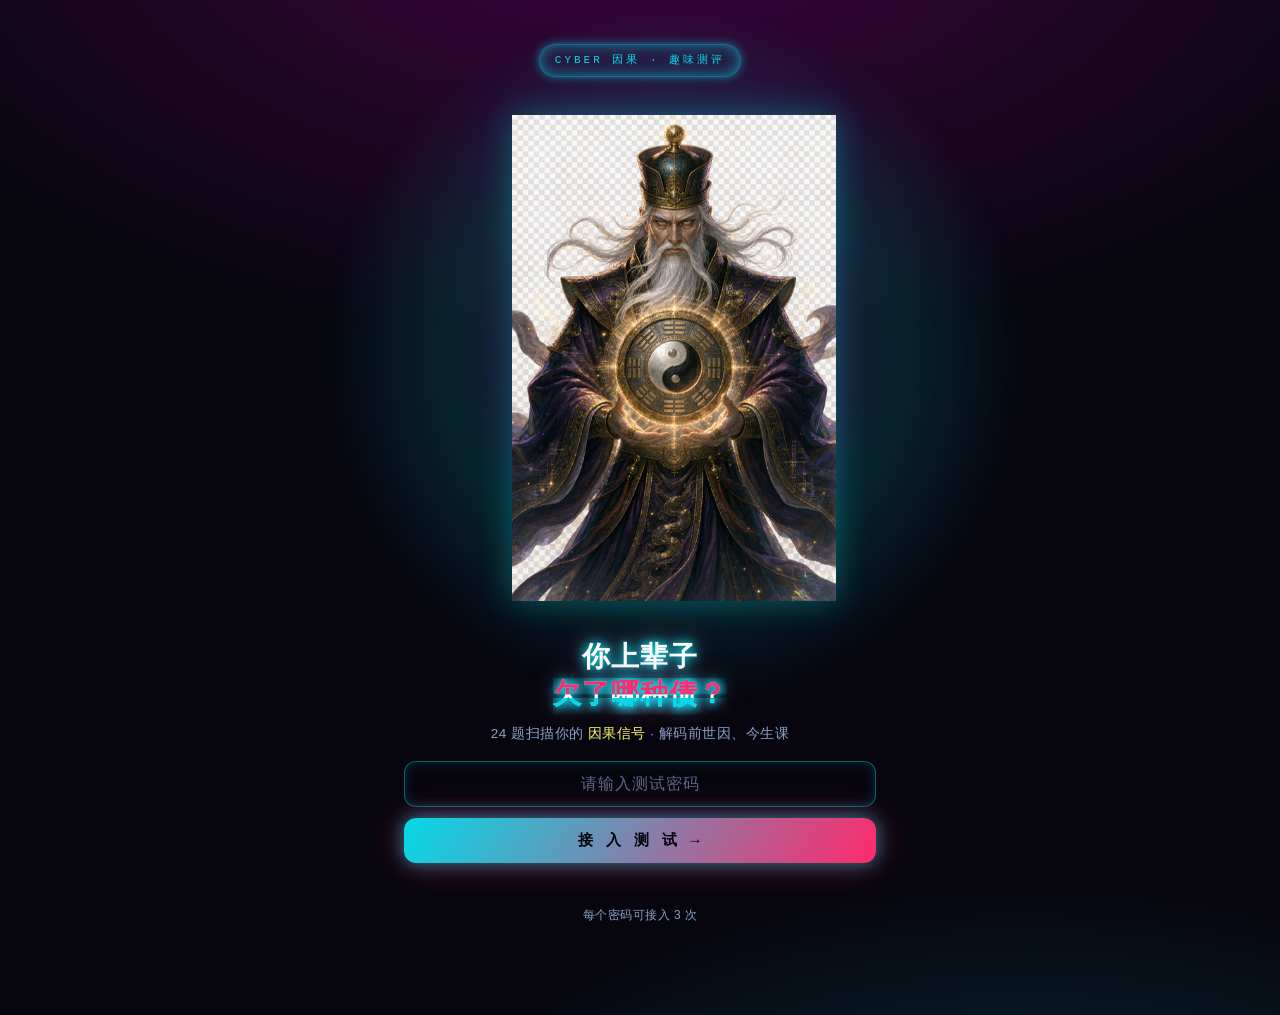
<file: public/index.html>
<!DOCTYPE html>
<html lang="zh-CN">
<head>
<meta charset="UTF-8" />
<meta name="viewport" content="width=device-width, initial-scale=1.0, maximum-scale=1.0, user-scalable=no, viewport-fit=cover" />
<title>你上辈子欠了哪种债？｜赛博因果测评</title>
<link rel="stylesheet" href="style.css" />
</head>
<body>
<div class="wrap">

  <!-- 密码门禁 + 封面 -->
  <section class="screen active" id="gate">
    <div class="cover">
      <span class="badge">CYBER 因果 · 趣味测评</span>
      <div class="cover-avatar" id="coverAvatar"></div>
      <h1>你上辈子<br/><span class="glitch" data-t="欠了哪种债？">欠了哪种债？</span></h1>
      <div class="sub">24 题扫描你的 <span class="hl">因果信号</span> · 解码前世因、今生课</div>
      <input id="pwInput" type="text" inputmode="text" autocomplete="off" placeholder="请输入测试密码" />
      <button class="btn" id="unlockBtn">接 入 测 试 →</button>
      <div class="err" id="pwErr"></div>
      <div class="gate-note">每个密码可接入 3 次</div>
    </div>
  </section>

  <!-- 答题 -->
  <section class="screen" id="quiz">
    <div class="quiz-guide">
      <div class="mini-avatar" id="guideAvatar"></div>
      <div class="guide-txt">
        <b>NEON · AI 占卜师</b>
        <span>正在扫描你的因果信号，请如实回应</span>
      </div>
    </div>
    <div class="progress"><i id="bar"></i></div>
    <div class="qcount" id="qcount"></div>
    <div class="qtext" id="qtext"></div>
    <div id="opts"></div>
    <div class="nav">
      <button class="btn ghost" id="prevBtn" onclick="prevQ()">上一题</button>
      <button class="btn" id="nextBtn" onclick="nextQ()">下一题</button>
    </div>
  </section>

  <!-- 结果 -->
  <section class="screen result" id="result"></section>

</div>

<!-- 好评有礼弹窗 -->
<div class="modal-mask" id="reviewModal">
  <div class="modal">
    <div class="modal-emoji">🎁</div>
    <h3>好评有礼</h3>
    <p>亲，店铺好评后，<b>请联系客服并发送好评截图</b>，即可获得 <b>1 元返现</b> 哦～</p>
    <p class="modal-sub">感谢你的支持，你的每一句评价都是我们继续做好玩测评的动力 ❤</p>
    <button class="btn" onclick="closeReview()">知道啦</button>
  </div>
</div>

<!-- 长图保存弹窗（移动端可长按保存） -->
<div class="modal-mask" id="imgModal">
  <div class="modal img-modal">
    <h3>长按图片保存到相册</h3>
    <div class="img-box"><img id="imgPreview" alt="测评结果长图" /></div>
    <div class="modal-btns">
      <button class="btn ghost" id="dlBtn">下载到电脑</button>
      <button class="btn" onclick="closeImg()">完成</button>
    </div>
  </div>
</div>

<!-- 轻提示 -->
<div class="toast" id="toast"></div>

<script src="config.js"></script>
<script src="app.js"></script>
</body>
</html>
</file>
<file: public/style.css>
:root{
  --bg:#07060f;
  --bg2:#0d0221;
  --cyan:#05d9e8;
  --pink:#ff2a6d;
  --yellow:#f9f871;
  --purple:#d300c5;
  --green:#39ff14;
  --txt:#e8f7ff;
  --sub:#8aa0c8;
  --card:rgba(13,8,32,.72);
  --line:rgba(5,217,232,.45);
  --glow-cyan:rgba(5,217,232,.55);
  --glow-pink:rgba(255,42,109,.45);
  --font-disp:"Orbitron","Rajdhani","Share Tech Mono",ui-monospace,"Courier New",monospace;
  --font-body:-apple-system,"PingFang SC","Microsoft YaHei","Noto Sans SC",sans-serif;
}
*{box-sizing:border-box;-webkit-tap-highlight-color:transparent;}
html,body{margin:0;padding:0;background:var(--bg);}
body{
  font-family:var(--font-body);
  color:var(--txt); min-height:100vh; line-height:1.7;
  background:
    radial-gradient(120% 80% at 50% -10%, rgba(211,0,197,.28) 0%, rgba(211,0,197,0) 55%),
    radial-gradient(90% 60% at 80% 120%, rgba(5,217,232,.20) 0%, rgba(5,217,232,0) 55%),
    var(--bg);
  overflow-x:hidden;
}
/* 赛博网格地平线 */
body::before{
  content:""; position:fixed; inset:0; z-index:-2;
  background-image:
    linear-gradient(rgba(5,217,232,.10) 1px, transparent 1px),
    linear-gradient(90deg, rgba(255,42,109,.07) 1px, transparent 1px);
  background-size:42px 42px;
  -webkit-mask:linear-gradient(transparent, #000 28%, #000 72%, transparent);
  mask:linear-gradient(transparent, #000 28%, #000 72%, transparent);
}
/* 扫描线 overlay */
body::after{
  content:""; position:fixed; inset:0; z-index:-1; pointer-events:none;
  background:repeating-linear-gradient(0deg, rgba(0,0,0,.10) 0 2px, transparent 2px 4px);
  opacity:.55; animation:scanmove 9s linear infinite;
}
@keyframes scanmove{from{background-position:0 0}to{background-position:0 120px}}

.wrap{max-width:520px;margin:0 auto;padding:24px 18px 70px;position:relative;z-index:1;}
.screen{display:none;}
.screen.active{display:block;animation:fade .45s ease;}
@keyframes fade{from{opacity:0;transform:translateY(14px);}to{opacity:1;transform:none;}}

/* ============ 动态赛博角色 ============ */
.cyber-avatar{display:block;filter:drop-shadow(0 0 14px var(--c,var(--cyan)));overflow:visible;}
.cyber-avatar .float{animation:floaty 4.5s ease-in-out infinite;transform-origin:center;}
@keyframes floaty{0%,100%{transform:translateY(0)}50%{transform:translateY(-7px)}}
.cyber-avatar .halo{stroke-dasharray:7 11;animation:spin 22s linear infinite;transform-origin:center;opacity:.85;}
.cyber-avatar .halo2{stroke-dasharray:3 14;animation:spin 14s linear infinite reverse;transform-origin:center;opacity:.6;}
@keyframes spin{to{transform:rotate(360deg)}}
.cyber-avatar .eye{animation:eyepulse 2.4s ease-in-out infinite;transform-origin:center;}
@keyframes eyepulse{0%,100%{opacity:.65}50%{opacity:1}}
.cyber-avatar .scan{animation:scanline 3.2s linear infinite;}
@keyframes scanline{0%{transform:translateY(-46px);opacity:0}20%{opacity:.9}80%{opacity:.9}100%{transform:translateY(46px);opacity:0}}
.cyber-avatar .node{animation:nodepulse 2s ease-in-out infinite;}
@keyframes nodepulse{0%,100%{opacity:.3}50%{opacity:1}}
.cyber-particles{animation:floaty 6s ease-in-out infinite;}

/* ============ 封面 / 门禁 ============ */
.cover{text-align:center;padding:20px 6px;
  min-height:calc(100vh - 94px);
  min-height:calc(100dvh - 94px);
  display:flex;flex-direction:column;justify-content:center;align-items:center;}
.badge{display:inline-block;border:1px solid var(--line);border-radius:999px;
  padding:6px 15px;font-family:var(--font-disp);font-size:11px;letter-spacing:3px;
  color:var(--cyan);margin-bottom:9px;background:rgba(5,217,232,.06);
  box-shadow:0 0 14px var(--glow-cyan) inset, 0 0 10px var(--glow-cyan);}
/* 沉浸式视频：无边框/描边/间距，边缘羽化无缝融入背景，背后柔光突出
   容器整体放大，让人物在画面中更大、成为视觉焦点（人物在 768 帧内已占约 86%，
   故放大靠“屏幕上放大容器”实现，保证人物 100% 完整、不被裁切） */
.cover-avatar{
  position:relative; margin:2px auto 10px;
  width:min(92vw, 540px, 68vh); height:min(92vw, 540px, 68vh);
  display:flex; align-items:center; justify-content:center;
}
.cover-avatar::before{content:""; position:absolute; inset:-14%; z-index:-1; pointer-events:none;
  background:radial-gradient(circle at 50% 50%, rgba(211,0,197,.32), rgba(5,217,232,.14) 46%, transparent 72%);
  filter:blur(8px); animation:ftGlow 4.6s ease-in-out infinite;}
/* 人物始终在动的浮动动效：即便浏览器拦截视频自动播放，角色也会柔和上下浮动 +
   背后光晕呼吸，保证“动效不消失” */
.cover-avatar .ft-video{ animation:ftFloat 4.6s ease-in-out infinite; will-change:transform;}
.result-avatar .ft-video{ animation:ftFloat 4.6s ease-in-out infinite; will-change:transform;}
@keyframes ftFloat{0%,100%{transform:translateY(0)} 50%{transform:translateY(-9px)}}
@keyframes ftGlow{0%,100%{opacity:.8;transform:scale(1)} 50%{opacity:1;transform:scale(1.07)}}
/* 像素级羽化遮罩：ft-mask.png 由 feather_blend.py 生成
   （四边均匀羽化 + 径向渐晕，最外圈 alpha 严格为 0，无硬边/无白黑描边）
   遮罩图 RGB 全白 + alpha 渐变，因此 alpha / luminance 两种模式结果一致 */
.ft-video{
  display:block; width:100%; height:100%;
  object-fit:contain; border:none; outline:none; box-shadow:none;
  border-radius:0; margin:0; padding:0; background:transparent;
  -webkit-mask-image:url("ft-mask.png"); mask-image:url("ft-mask.png");
  -webkit-mask-size:100% 100%; mask-size:100% 100%;
  -webkit-mask-repeat:no-repeat; mask-repeat:no-repeat;
  -webkit-mask-position:center; mask-position:center;
  -webkit-mask-mode:alpha; mask-mode:alpha;
  pointer-events:none;}
/* 内联 SVG 算命先生：矢量、即时渲染、天然透明，替代体积大且易失效的视频 */
.cover-avatar .ft-fig, .result-avatar .ft-fig{
  width:90%; height:90%; object-fit:contain;
  animation:ftFloat 4.6s ease-in-out infinite; will-change:transform;
  filter:drop-shadow(0 0 16px rgba(5,217,232,.35));}
.mini-avatar .ft-fig{ width:100%; height:100%; object-fit:contain; }
/* poster 同样走羽化，避免视频加载前出现方形硬边 */
.ft-poster{
  -webkit-mask-image:url("ft-mask.png"); mask-image:url("ft-mask.png");
  -webkit-mask-size:100% 100%; mask-size:100% 100%;
  -webkit-mask-repeat:no-repeat; mask-repeat:no-repeat;
  -webkit-mask-mode:alpha; mask-mode:alpha;
  pointer-events:none;}
h1{font-family:var(--font-disp);font-size:28px;line-height:1.32;margin:3px 0 8px;
  color:#fff;letter-spacing:1px;position:relative;
  text-shadow:0 0 8px var(--cyan),0 0 18px var(--cyan),0 0 30px rgba(255,42,109,.5);}
h1 .glitch{position:relative;display:inline-block;}
h1 .glitch::before,h1 .glitch::after{
  content:attr(data-t);position:absolute;left:0;top:0;width:100%;overflow:hidden;}
h1 .glitch::before{color:var(--pink);animation:glitchA 3s infinite linear alternate;clip-path:inset(0 0 55% 0);}
h1 .glitch::after{color:var(--cyan);animation:glitchB 2.4s infinite linear alternate;clip-path:inset(55% 0 0 0);}
@keyframes glitchA{0%{transform:translate(0,0)}20%{transform:translate(-2px,1px)}40%{transform:translate(2px,-1px)}60%{transform:translate(-1px,0)}100%{transform:translate(1px,1px)}}
@keyframes glitchB{0%{transform:translate(0,0)}25%{transform:translate(2px,-1px)}55%{transform:translate(-2px,1px)}100%{transform:translate(-1px,0)}}
.sub{color:var(--sub);font-size:13.5px;margin-bottom:15px;letter-spacing:.5px;}
.sub .hl{color:var(--yellow);}
#pwInput{width:100%;padding:13px 16px;border-radius:12px;border:1px solid var(--line);
  background:rgba(7,6,15,.7);color:var(--txt);font-size:16px;text-align:center;margin-bottom:11px;
  outline:none;font-family:var(--font-body);letter-spacing:1px;
  box-shadow:0 0 12px rgba(5,217,232,.18) inset;}
#pwInput:focus{border-color:var(--cyan);box-shadow:0 0 18px var(--glow-cyan) inset,0 0 10px var(--glow-cyan);}
#pwInput::placeholder{color:#5b6a8c;}
.btn{display:block;width:100%;border:none;border-radius:12px;padding:13px;
  font-family:var(--font-disp);font-size:15px;font-weight:700;letter-spacing:2px;color:#04030a;cursor:pointer;
  background:linear-gradient(120deg,var(--cyan) 0%,var(--pink) 100%);
  box-shadow:0 0 18px var(--glow-cyan),0 0 34px var(--glow-pink);
  transition:transform .12s,box-shadow .12s;}
.btn:hover{box-shadow:0 0 26px var(--glow-cyan),0 0 50px var(--glow-pink);}
.btn:active{transform:translateY(2px) scale(.99);}
.btn.ghost{background:transparent;color:var(--cyan);border:1px solid var(--line);
  box-shadow:0 0 12px rgba(5,217,232,.25) inset;font-family:var(--font-body);font-weight:600;flex:1;margin:0;letter-spacing:1px;}
.btn.ghost:active{background:rgba(5,217,232,.08);}
.err{color:var(--pink);font-size:13px;min-height:20px;margin-top:8px;text-shadow:0 0 8px rgba(255,42,109,.6);}
.gate-note{color:var(--sub);font-size:12px;margin-top:14px;letter-spacing:.5px;}

/* ============ 答题 ============ */
.quiz-guide{display:flex;align-items:center;gap:12px;margin-bottom:16px;
  padding:10px 12px;border:1px solid var(--line);border-radius:14px;
  background:linear-gradient(120deg,rgba(5,217,232,.08),rgba(255,42,109,.06));
  box-shadow:0 0 14px rgba(5,217,232,.15) inset;}
/* 正方形容器，确保 768×768 的羽化遮罩不被拉伸变形 */
.quiz-guide .mini-avatar{width:48px;height:48px;flex:0 0 auto;}
/* 小头像用更窄的羽化遮罩，避免 46px 下人物被羽化吃掉 */
.quiz-guide .mini-avatar .ft-fig{ width:100%; height:100%; object-fit:contain; }
.quiz-guide .guide-txt b{font-family:var(--font-disp);color:var(--cyan);font-size:12px;letter-spacing:2px;display:block;}
.quiz-guide .guide-txt span{font-size:12.5px;color:var(--sub);}
.progress{height:6px;background:rgba(255,255,255,.07);border-radius:99px;overflow:hidden;margin-bottom:10px;
  box-shadow:0 0 8px rgba(5,217,232,.2) inset;}
.progress > i{display:block;height:100%;width:0;border-radius:99px;
  background:linear-gradient(90deg,var(--cyan),var(--pink));
  box-shadow:0 0 10px var(--cyan);transition:width .35s;}
.qcount{font-family:var(--font-disp);font-size:12px;color:var(--cyan);margin-bottom:6px;letter-spacing:2px;}
.qtext{font-size:18.5px;line-height:1.6;margin:6px 0 18px;font-weight:600;color:#fff;}
.q-tag{display:inline-block;font-family:var(--font-disp);font-size:10px;letter-spacing:2px;
  padding:3px 9px;border-radius:6px;margin-bottom:8px;border:1px solid var(--line);color:var(--yellow);}
.opt{display:block;width:100%;text-align:left;background:rgba(13,8,32,.7);
  border:1px solid var(--line);color:var(--txt);border-radius:12px;
  padding:15px 16px;margin-bottom:11px;font-size:15px;cursor:pointer;transition:.18s;
  position:relative;overflow:hidden;}
.opt::before{content:"";position:absolute;left:0;top:0;bottom:0;width:3px;background:var(--cyan);opacity:0;transition:.18s;}
.opt:active{transform:scale(.99);}
.opt.sel{border-color:var(--cyan);color:#fff;
  background:linear-gradient(120deg,rgba(5,217,232,.18),rgba(255,42,109,.10));
  box-shadow:0 0 16px rgba(5,217,232,.35);}
.opt.sel::before{opacity:1;box-shadow:0 0 10px var(--cyan);}
.nav{display:flex;gap:12px;margin-top:14px;}

/* ============ 结果 ============ */
.result h2{font-family:var(--font-disp);text-align:center;font-size:24px;
  color:#fff;margin:4px 0 2px;letter-spacing:1px;
  text-shadow:0 0 10px var(--cyan),0 0 22px rgba(255,42,109,.5);}
.result .ptag{text-align:center;font-size:13px;color:var(--sub);margin-bottom:14px;letter-spacing:1px;}
.result-avatar{
  position:relative; margin:0 auto 12px;
  width:min(68vw, 300px, 44vh); height:min(68vw, 300px, 44vh);
  display:flex; align-items:center; justify-content:center;
}
.result-avatar::before{content:""; position:absolute; inset:-12%; z-index:-1; pointer-events:none;
  background:radial-gradient(circle at 50% 50%, rgba(255,42,109,.26), rgba(5,217,232,.12) 48%, transparent 72%);
  filter:blur(8px);}
.panel{background:var(--card);border:1px solid var(--line);border-radius:14px;
  padding:16px;margin-bottom:14px;position:relative;
  box-shadow:0 0 14px rgba(5,217,232,.10) inset;}
.panel h3{font-family:var(--font-disp);font-size:13px;color:var(--cyan);margin:0 0 9px;
  letter-spacing:2px;border-left:3px solid var(--pink);padding-left:10px;text-shadow:0 0 8px var(--glow-cyan);}
.panel p{margin:0;font-size:14.5px;color:var(--txt);}
.bars .row{margin-bottom:10px;}
.bars .lab{display:flex;justify-content:space-between;font-size:13px;color:var(--sub);margin-bottom:5px;}
.bars .lab b{color:var(--yellow);font-family:var(--font-disp);}
.track{height:9px;background:rgba(255,255,255,.08);border-radius:99px;overflow:hidden;}
.track > i{display:block;height:100%;border-radius:99px;
  background:linear-gradient(90deg,var(--cyan),var(--pink));box-shadow:0 0 10px var(--cyan);}
.combo{text-align:center;font-size:14.5px;color:var(--yellow);
  background:linear-gradient(120deg,rgba(5,217,232,.08),rgba(211,0,197,.08));
  border:1px dashed var(--line);border-radius:14px;padding:13px;margin-bottom:14px;letter-spacing:.5px;}
.quote{font-family:var(--font-disp);font-size:15px;line-height:1.8;color:#fff;
  text-align:center;padding:18px 10px;border-top:1px solid var(--line);border-bottom:1px solid var(--line);
  margin:6px 0 18px;letter-spacing:.5px;
  text-shadow:0 0 10px rgba(255,42,109,.6);}

/* 结果页操作按钮 */
.actions{display:grid;grid-template-columns:1fr 1fr;gap:12px;margin:6px 0 18px;}
.actions .btn{grid-column:span 1;padding:14px;font-size:13.5px;letter-spacing:1px;}
.actions .full{grid-column:1 / -1;}

/* ============ 弹窗 ============ */
.modal-mask{display:none;position:fixed;inset:0;background:rgba(3,2,10,.72);
  z-index:50;align-items:center;justify-content:center;padding:24px;backdrop-filter:blur(4px);}
.modal-mask.active{display:flex;animation:fade .3s ease;}
.modal{background:linear-gradient(160deg,#160a2e,#0a0418);border:1px solid var(--cyan);
  border-radius:16px;padding:24px 20px;max-width:340px;text-align:center;width:100%;
  box-shadow:0 0 26px var(--glow-cyan),0 0 60px var(--glow-pink);position:relative;overflow:hidden;}
.modal::before{content:"";position:absolute;inset:0;pointer-events:none;
  background:repeating-linear-gradient(0deg,rgba(5,217,232,.05) 0 2px,transparent 2px 4px);}
.modal h3{font-family:var(--font-disp);color:#fff;font-size:20px;margin:0 0 12px;letter-spacing:2px;
  text-shadow:0 0 10px var(--cyan);}
.modal p{font-size:14px;color:var(--txt);margin:0 0 10px;position:relative;}
.modal p b{color:var(--yellow);}
.modal-sub{color:var(--sub);font-size:12.5px;}
.modal-emoji{font-size:40px;margin-bottom:6px;}
.modal-btns{display:flex;gap:12px;margin-top:14px;}
.modal-btns .btn{padding:13px;font-size:14px;}
.img-modal{max-width:380px;}
.img-box{max-height:56vh;overflow:auto;border-radius:12px;margin:6px 0 4px;background:#000;border:1px solid var(--line);}
.img-box img{width:100%;display:block;}
.modal-btns .full{grid-column:1 / -1;}

/* ============ 轻提示 ============ */
.toast{position:fixed;left:50%;bottom:80px;transform:translateX(-50%) translateY(20px);
  background:rgba(10,6,24,.95);border:1px solid var(--cyan);color:var(--cyan);
  padding:11px 18px;border-radius:99px;font-size:13.5px;opacity:0;pointer-events:none;
  transition:.3s;z-index:80;max-width:80vw;text-align:center;
  box-shadow:0 0 18px var(--glow-cyan);font-family:var(--font-body);}
.toast.show{opacity:1;transform:translateX(-50%) translateY(0);}

/* 分享横幅 */
.share-banner{background:linear-gradient(120deg,rgba(5,217,232,.12),rgba(255,42,109,.10));
  border:1px solid var(--line);border-radius:12px;padding:10px 14px;font-size:13px;color:var(--cyan);
  text-align:center;margin-bottom:14px;letter-spacing:.5px;}

@media (max-width:360px){
  h1{font-size:25px;}
  .qtext{font-size:16.5px;}
  .cover-avatar{width:min(78vw,300px);height:min(78vw,300px);}
  .actions{grid-template-columns:1fr;}
}
</file>
